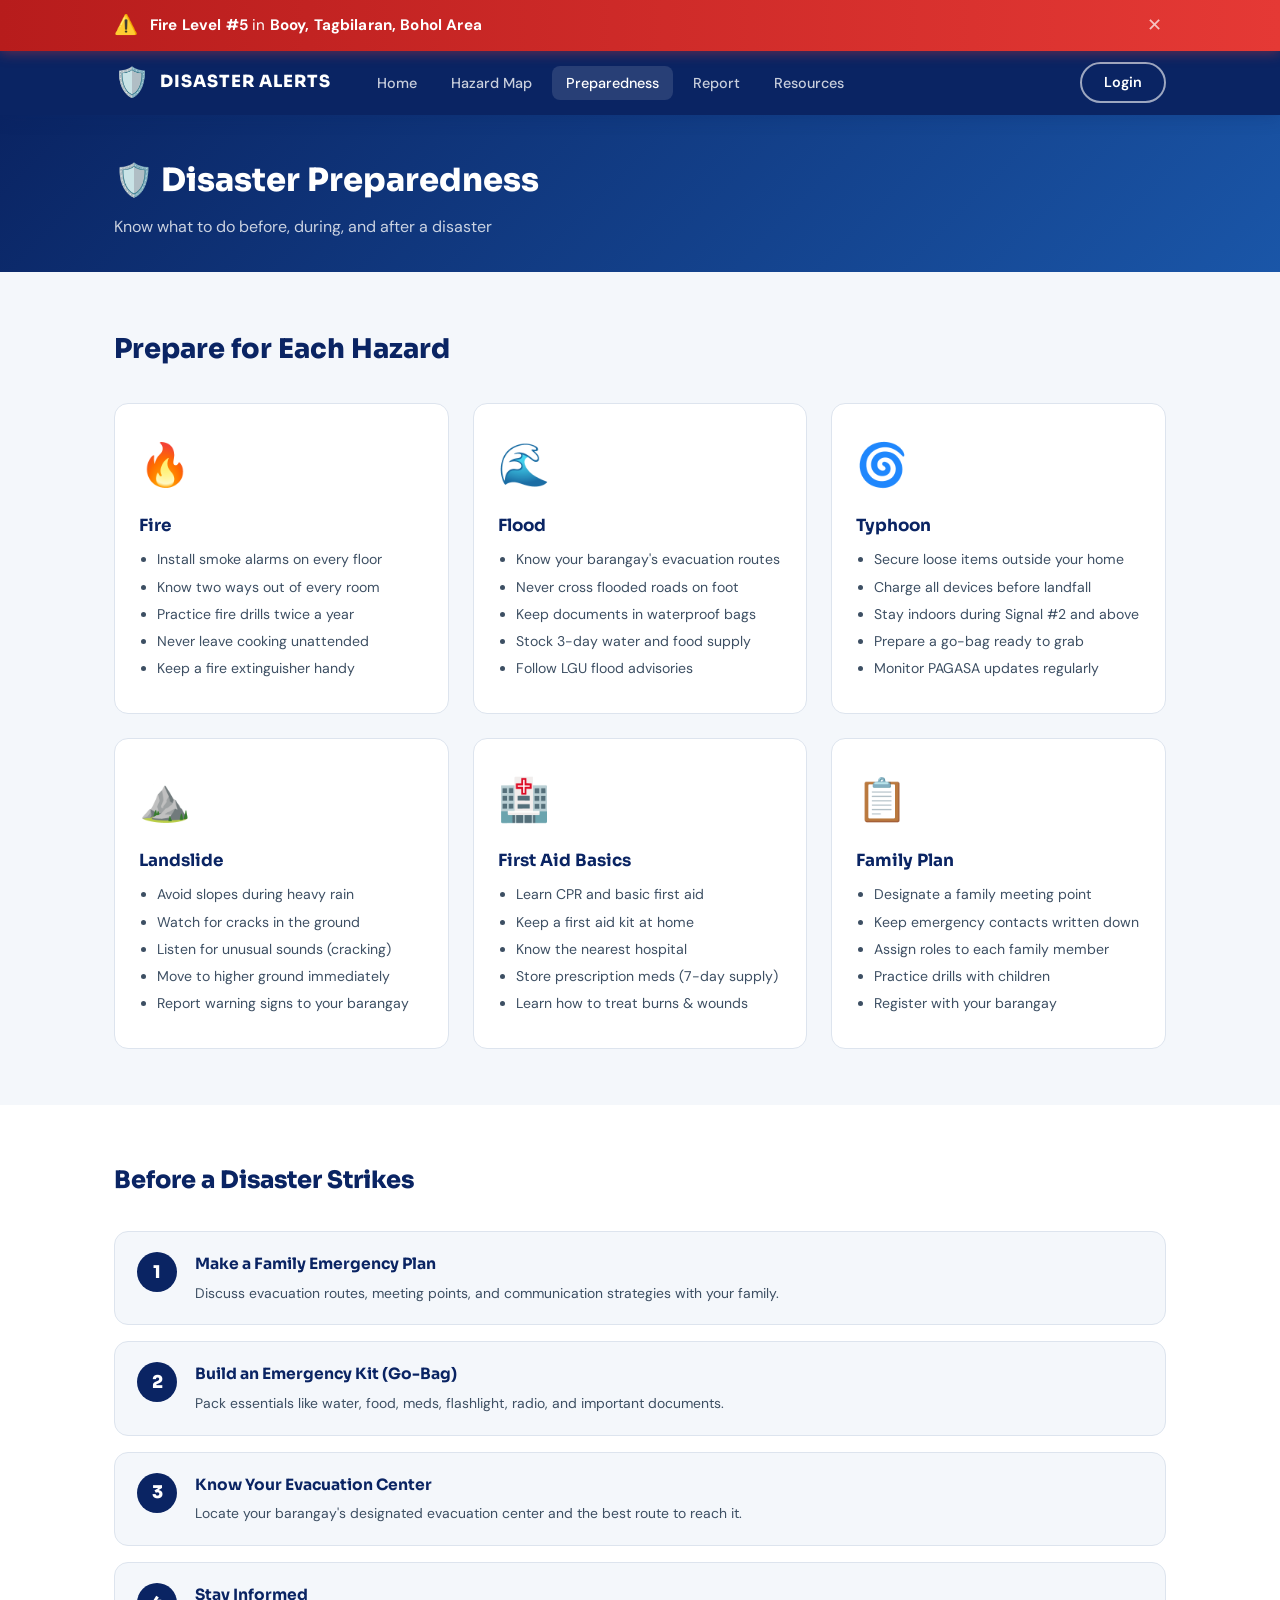
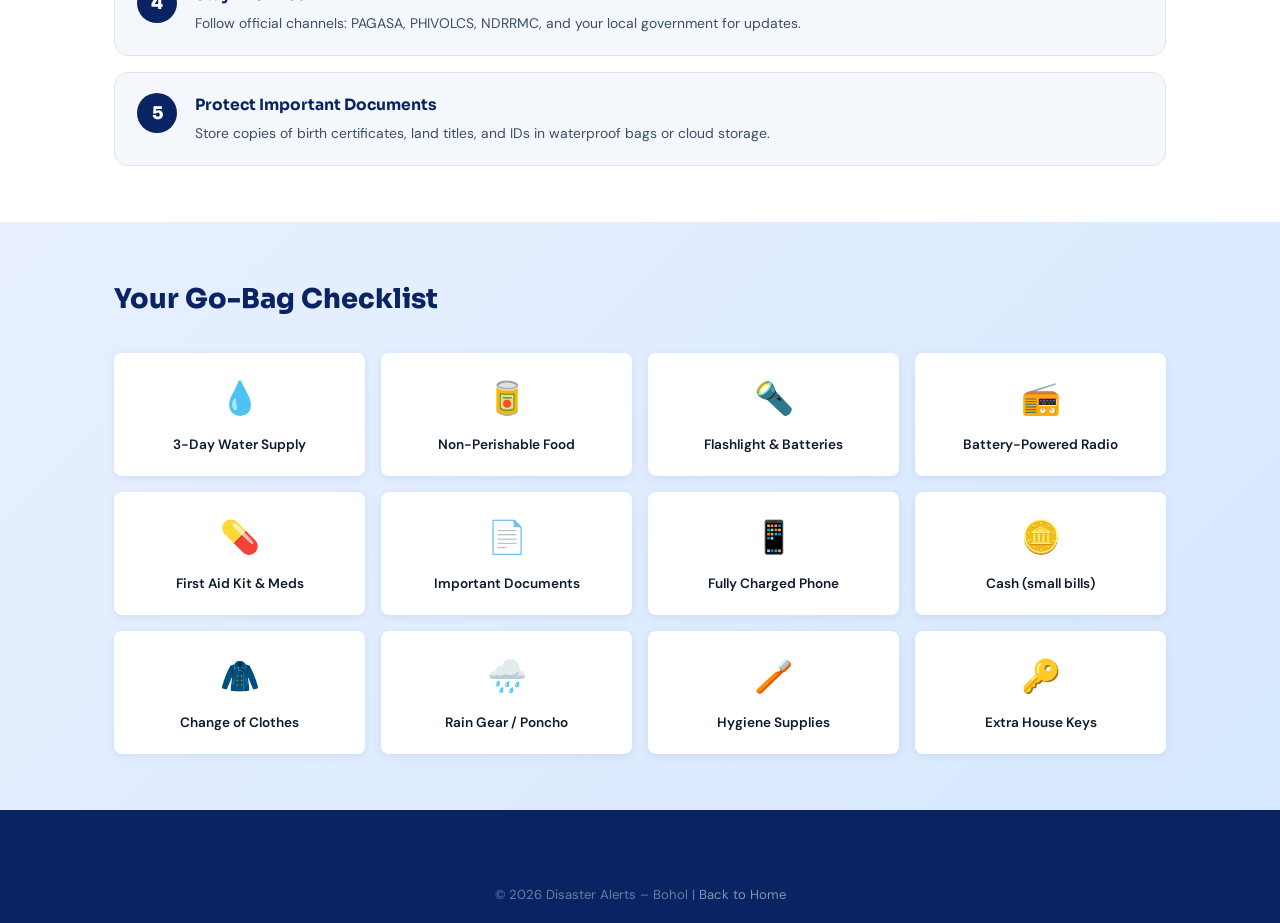
<file: DisMate/DisMate/preparedness.html>
<!DOCTYPE html>
<html lang="en">
<head>
  <meta charset="UTF-8"/>
  <meta name="viewport" content="width=device-width, initial-scale=1.0"/>
  <title>Preparedness – Disaster Alerts</title>
  <link rel="stylesheet" href="style.css"/>
  <link rel="stylesheet" href="animations.css"/>
  <link rel="preconnect" href="https://fonts.googleapis.com">
  <link href="https://fonts.googleapis.com/css2?family=Sora:wght@400;600;700;800&family=DM+Sans:wght@400;500;600&display=swap" rel="stylesheet">
  <style>
    .page-header{background:linear-gradient(135deg,var(--blue-dark),var(--blue-mid));color:#fff;padding:40px 0 32px}
    .page-title{font-family:var(--font-head);font-size:2rem;font-weight:800;margin-bottom:8px}
    .page-sub{font-size:1rem;opacity:.78}
    .prep-section{padding:56px 0}
    .prep-grid{display:grid;grid-template-columns:repeat(3,1fr);gap:24px;margin-top:32px}
    @media(max-width:768px){.prep-grid{grid-template-columns:1fr 1fr}}
    @media(max-width:500px){.prep-grid{grid-template-columns:1fr}}
    .prep-card{background:#fff;border:1px solid var(--border);border-radius:var(--radius);padding:28px 24px;transition:all .25s}
    .prep-card:hover{transform:translateY(-4px);box-shadow:var(--shadow-md)}
    .prep-card-icon{font-size:2.6rem;margin-bottom:14px}
    .prep-card h3{font-family:var(--font-head);font-size:1.05rem;font-weight:700;color:var(--blue-dark);margin-bottom:10px}
    .prep-card ul{padding-left:18px;list-style:disc}
    .prep-card ul li{font-size:0.88rem;color:var(--text-mid);margin-bottom:6px;line-height:1.5}
    .steps-section{padding:56px 0;background:var(--bg-card)}
    .steps-title{font-family:var(--font-head);font-size:1.5rem;font-weight:800;color:var(--blue-dark);margin-bottom:32px}
    .steps-list{counter-reset:step;display:flex;flex-direction:column;gap:16px}
    .step-item{display:flex;gap:18px;align-items:flex-start;background:var(--bg);border:1px solid var(--border);border-radius:var(--radius);padding:20px 22px;transition:all .2s}
    .step-item:hover{border-color:var(--blue-light);box-shadow:var(--shadow-sm)}
    .step-num{background:var(--blue-dark);color:#fff;font-family:var(--font-head);font-weight:800;font-size:1.1rem;min-width:40px;height:40px;border-radius:50%;display:flex;align-items:center;justify-content:center;flex-shrink:0}
    .step-content h4{font-family:var(--font-head);font-weight:700;font-size:0.97rem;color:var(--blue-dark);margin-bottom:5px}
    .step-content p{font-size:0.87rem;color:var(--text-mid);line-height:1.6}
    .kit-section{padding:56px 0;background:linear-gradient(135deg,#e8f0ff,#d6e8ff)}
    .kit-grid{display:grid;grid-template-columns:repeat(4,1fr);gap:16px;margin-top:32px}
    @media(max-width:768px){.kit-grid{grid-template-columns:repeat(2,1fr)}}
    .kit-item{background:#fff;border-radius:var(--radius-sm);padding:20px 16px;text-align:center;box-shadow:var(--shadow-sm)}
    .kit-emoji{font-size:2rem;margin-bottom:10px}
    .kit-item p{font-size:0.85rem;font-weight:600;color:var(--text-dark)}
  </style>
</head>
<body>
<div class="alert-banner"><div class="alert-inner"><span class="alert-icon">⚠️</span><span class="alert-text"><strong>Fire Level #5</strong> in <strong>Booy, Tagbilaran, Bohol Area</strong></span><button class="alert-close" onclick="this.closest('.alert-banner').style.display='none'">✕</button></div></div>
<nav class="navbar" id="navbar">
  <div class="nav-container">
    <a href="index.html" class="nav-logo"><div class="logo-fallback">🛡️</div><span class="logo-text">DISASTER ALERTS</span></a>
    <ul class="nav-links">
      <li><a href="index.html">Home</a></li>
      <li><a href="hazard-map.html">Hazard Map</a></li>
      <li><a href="preparedness.html" class="active">Preparedness</a></li>
      <li><a href="report.html">Report</a></li>
      <li><a href="resources.html">Resources</a></li>
    </ul>
    <a href="login.html" class="btn-login">Login</a>
    <button class="hamburger" id="hamburger"><span></span><span></span><span></span></button>
  </div>
  <div class="mobile-menu" id="mobileMenu">
    <a href="index.html">Home</a><a href="hazard-map.html">Hazard Map</a><a href="preparedness.html">Preparedness</a><a href="report.html">Report</a><a href="resources.html">Resources</a><a href="login.html" class="mobile-login">Login</a>
  </div>
</nav>

<div class="page-header">
  <div class="container">
    <h1 class="page-title">🛡️ Disaster Preparedness</h1>
    <p class="page-sub">Know what to do before, during, and after a disaster</p>
  </div>
</div>

<section class="prep-section">
  <div class="container">
    <h2 class="section-title">Prepare for Each Hazard</h2>
    <div class="prep-grid">
      <div class="prep-card reveal">
        <div class="prep-card-icon">🔥</div>
        <h3>Fire</h3>
        <ul>
          <li>Install smoke alarms on every floor</li>
          <li>Know two ways out of every room</li>
          <li>Practice fire drills twice a year</li>
          <li>Never leave cooking unattended</li>
          <li>Keep a fire extinguisher handy</li>
        </ul>
      </div>
      <div class="prep-card reveal">
        <div class="prep-card-icon">🌊</div>
        <h3>Flood</h3>
        <ul>
          <li>Know your barangay's evacuation routes</li>
          <li>Never cross flooded roads on foot</li>
          <li>Keep documents in waterproof bags</li>
          <li>Stock 3-day water and food supply</li>
          <li>Follow LGU flood advisories</li>
        </ul>
      </div>
      <div class="prep-card reveal">
        <div class="prep-card-icon">🌀</div>
        <h3>Typhoon</h3>
        <ul>
          <li>Secure loose items outside your home</li>
          <li>Charge all devices before landfall</li>
          <li>Stay indoors during Signal #2 and above</li>
          <li>Prepare a go-bag ready to grab</li>
          <li>Monitor PAGASA updates regularly</li>
        </ul>
      </div>
      <div class="prep-card reveal">
        <div class="prep-card-icon">⛰️</div>
        <h3>Landslide</h3>
        <ul>
          <li>Avoid slopes during heavy rain</li>
          <li>Watch for cracks in the ground</li>
          <li>Listen for unusual sounds (cracking)</li>
          <li>Move to higher ground immediately</li>
          <li>Report warning signs to your barangay</li>
        </ul>
      </div>
      <div class="prep-card reveal">
        <div class="prep-card-icon">🏥</div>
        <h3>First Aid Basics</h3>
        <ul>
          <li>Learn CPR and basic first aid</li>
          <li>Keep a first aid kit at home</li>
          <li>Know the nearest hospital</li>
          <li>Store prescription meds (7-day supply)</li>
          <li>Learn how to treat burns & wounds</li>
        </ul>
      </div>
      <div class="prep-card reveal">
        <div class="prep-card-icon">📋</div>
        <h3>Family Plan</h3>
        <ul>
          <li>Designate a family meeting point</li>
          <li>Keep emergency contacts written down</li>
          <li>Assign roles to each family member</li>
          <li>Practice drills with children</li>
          <li>Register with your barangay</li>
        </ul>
      </div>
    </div>
  </div>
</section>

<section class="steps-section">
  <div class="container">
    <h2 class="steps-title">Before a Disaster Strikes</h2>
    <div class="steps-list">
      <div class="step-item reveal"><div class="step-num">1</div><div class="step-content"><h4>Make a Family Emergency Plan</h4><p>Discuss evacuation routes, meeting points, and communication strategies with your family.</p></div></div>
      <div class="step-item reveal"><div class="step-num">2</div><div class="step-content"><h4>Build an Emergency Kit (Go-Bag)</h4><p>Pack essentials like water, food, meds, flashlight, radio, and important documents.</p></div></div>
      <div class="step-item reveal"><div class="step-num">3</div><div class="step-content"><h4>Know Your Evacuation Center</h4><p>Locate your barangay's designated evacuation center and the best route to reach it.</p></div></div>
      <div class="step-item reveal"><div class="step-num">4</div><div class="step-content"><h4>Stay Informed</h4><p>Follow official channels: PAGASA, PHIVOLCS, NDRRMC, and your local government for updates.</p></div></div>
      <div class="step-item reveal"><div class="step-num">5</div><div class="step-content"><h4>Protect Important Documents</h4><p>Store copies of birth certificates, land titles, and IDs in waterproof bags or cloud storage.</p></div></div>
    </div>
  </div>
</section>

<section class="kit-section">
  <div class="container">
    <h2 class="section-title">Your Go-Bag Checklist</h2>
    <div class="kit-grid">
      <div class="kit-item"><div class="kit-emoji">💧</div><p>3-Day Water Supply</p></div>
      <div class="kit-item"><div class="kit-emoji">🥫</div><p>Non-Perishable Food</p></div>
      <div class="kit-item"><div class="kit-emoji">🔦</div><p>Flashlight & Batteries</p></div>
      <div class="kit-item"><div class="kit-emoji">📻</div><p>Battery-Powered Radio</p></div>
      <div class="kit-item"><div class="kit-emoji">💊</div><p>First Aid Kit & Meds</p></div>
      <div class="kit-item"><div class="kit-emoji">📄</div><p>Important Documents</p></div>
      <div class="kit-item"><div class="kit-emoji">📱</div><p>Fully Charged Phone</p></div>
      <div class="kit-item"><div class="kit-emoji">🪙</div><p>Cash (small bills)</p></div>
      <div class="kit-item"><div class="kit-emoji">🧥</div><p>Change of Clothes</p></div>
      <div class="kit-item"><div class="kit-emoji">🌧️</div><p>Rain Gear / Poncho</p></div>
      <div class="kit-item"><div class="kit-emoji">🪥</div><p>Hygiene Supplies</p></div>
      <div class="kit-item"><div class="kit-emoji">🔑</div><p>Extra House Keys</p></div>
    </div>
  </div>
</section>

<footer class="footer">
  <div class="footer-bottom"><p>© 2026 Disaster Alerts – Bohol | <a href="index.html" style="color:rgba(255,255,255,0.5)">Back to Home</a></p></div>
</footer>
<script src="main.js"></script>
</body>
</html>
</file>
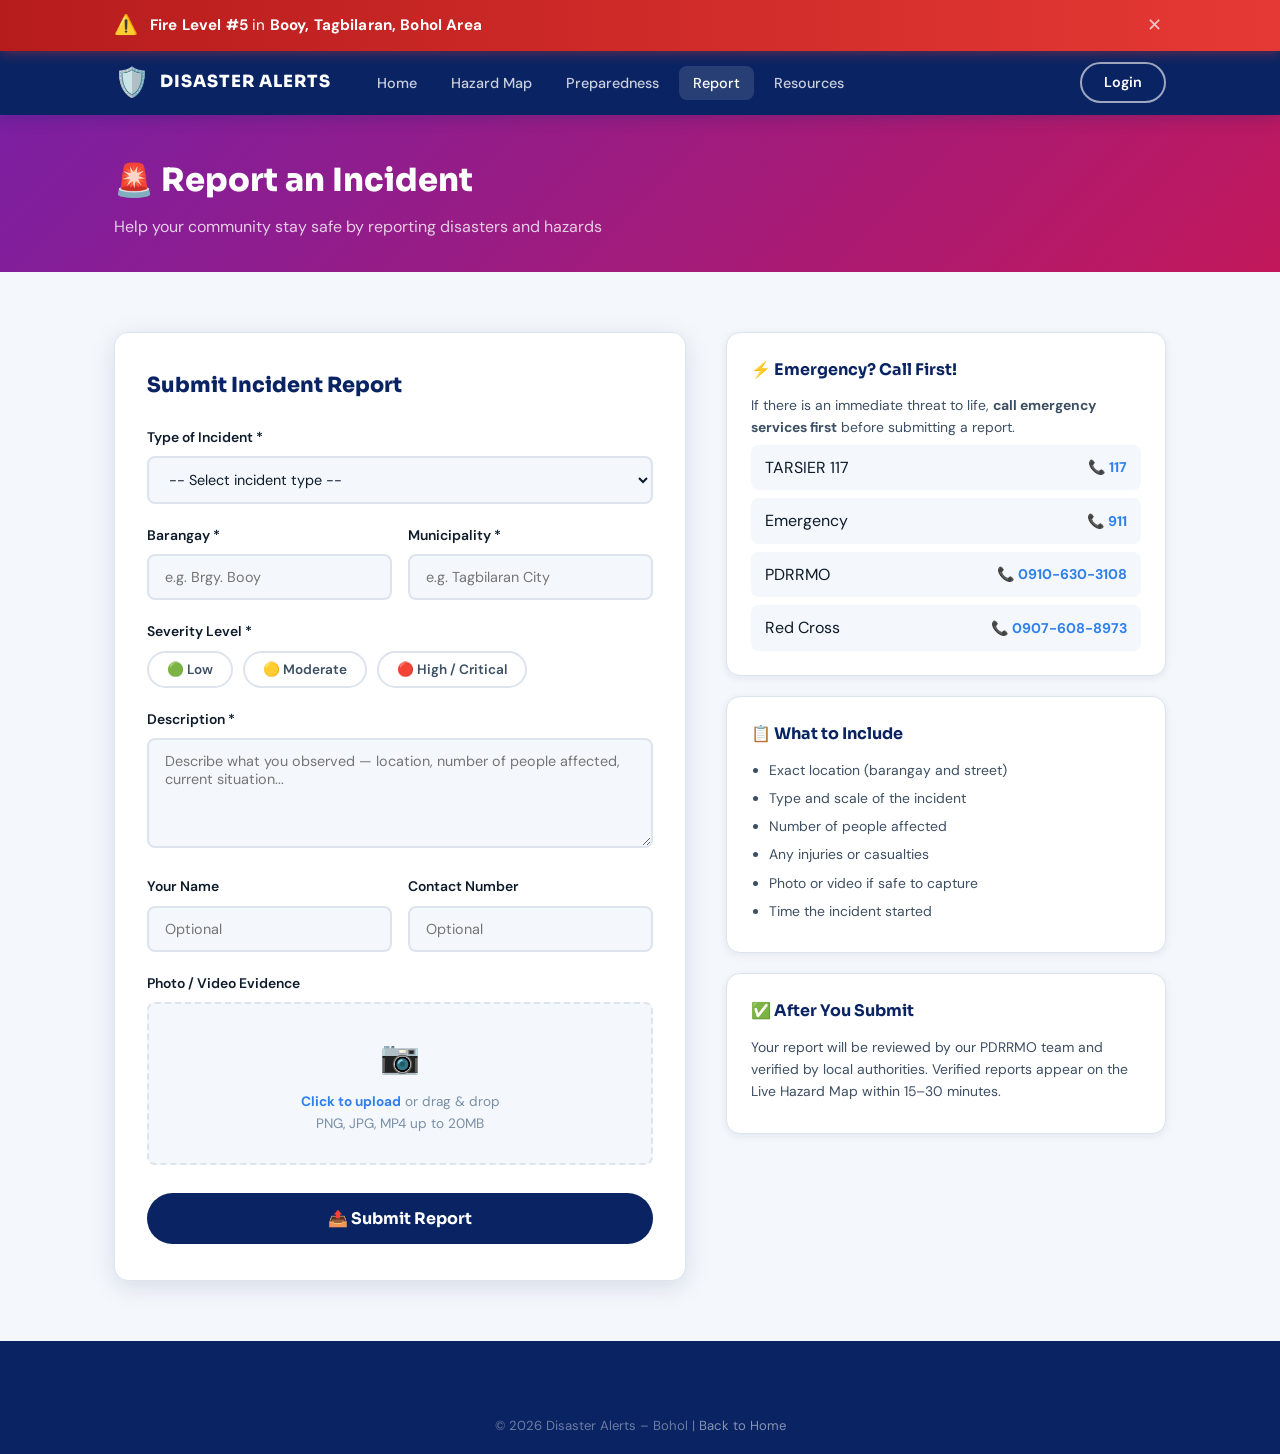
<file: DisMate/DisMate/report.html>
<!DOCTYPE html>
<html lang="en">
<head>
  <meta charset="UTF-8"/>
  <meta name="viewport" content="width=device-width, initial-scale=1.0"/>
  <title>Report – Disaster Alerts</title>
  <link rel="stylesheet" href="style.css"/>
  <link rel="stylesheet" href="animations.css"/>
  <link rel="preconnect" href="https://fonts.googleapis.com">
  <link href="https://fonts.googleapis.com/css2?family=Sora:wght@400;600;700;800&family=DM+Sans:wght@400;500;600&display=swap" rel="stylesheet">
  <style>
    .page-header{background:linear-gradient(135deg,#7b1fa2,#c2185b);color:#fff;padding:40px 0 32px}
    .page-title{font-family:var(--font-head);font-size:2rem;font-weight:800;margin-bottom:8px}
    .page-sub{font-size:1rem;opacity:.78}
    .report-section{padding:60px 0;background:var(--bg)}
    .report-grid{display:grid;grid-template-columns:1.3fr 1fr;gap:40px;align-items:start}
    @media(max-width:768px){.report-grid{grid-template-columns:1fr}}
    .report-form-box{background:#fff;border-radius:var(--radius);padding:36px 32px;box-shadow:var(--shadow-md);border:1px solid var(--border)}
    .form-title{font-family:var(--font-head);font-size:1.3rem;font-weight:800;color:var(--blue-dark);margin-bottom:24px}
    .form-group{margin-bottom:20px}
    .form-group label{display:block;font-size:0.87rem;font-weight:600;color:var(--text-dark);margin-bottom:8px}
    .form-group input,.form-group select,.form-group textarea{
      width:100%;padding:12px 16px;border:2px solid var(--border);border-radius:var(--radius-sm);
      font-family:var(--font-body);font-size:0.9rem;color:var(--text-dark);
      transition:border-color .2s;outline:none;background:var(--bg)
    }
    .form-group input:focus,.form-group select:focus,.form-group textarea:focus{border-color:var(--blue-light);background:#fff}
    .form-group textarea{resize:vertical;min-height:110px}
    .form-row{display:grid;grid-template-columns:1fr 1fr;gap:16px}
    .severity-group{display:flex;gap:10px;flex-wrap:wrap}
    .sev-btn{border:2px solid var(--border);background:transparent;padding:8px 18px;border-radius:20px;font-size:0.85rem;font-weight:600;cursor:pointer;transition:all .2s;font-family:var(--font-body);color:var(--text-mid)}
    .sev-btn.low.active{border-color:#43a047;background:#e8f5e9;color:#2e7d32}
    .sev-btn.med.active{border-color:#f57c00;background:#fff3e0;color:#f57c00}
    .sev-btn.high.active{border-color:#e53935;background:#ffebee;color:#e53935}
    .upload-area{border:2px dashed var(--border);border-radius:var(--radius-sm);padding:28px;text-align:center;cursor:pointer;transition:all .2s;background:var(--bg)}
    .upload-area:hover{border-color:var(--blue-light);background:#f0f6ff}
    .upload-icon{font-size:2rem;margin-bottom:8px}
    .upload-area p{font-size:0.85rem;color:var(--text-soft)}
    .upload-area strong{color:var(--blue-light)}
    .submit-btn{width:100%;background:var(--blue-dark);color:#fff;border:none;padding:15px;border-radius:30px;font-family:var(--font-head);font-size:1rem;font-weight:700;cursor:pointer;transition:all .25s;margin-top:8px}
    .submit-btn:hover{background:var(--blue-mid);transform:translateY(-2px);box-shadow:var(--shadow-md)}
    .info-panel{display:flex;flex-direction:column;gap:20px}
    .info-card{background:#fff;border-radius:var(--radius);padding:24px;border:1px solid var(--border);box-shadow:var(--shadow-sm)}
    .info-card h4{font-family:var(--font-head);font-weight:700;font-size:1rem;color:var(--blue-dark);margin-bottom:12px;display:flex;align-items:center;gap:8px}
    .info-card p,.info-card li{font-size:0.87rem;color:var(--text-mid);line-height:1.6;margin-bottom:6px}
    .info-card ul{padding-left:18px;list-style:disc}
    .hotline-list{display:flex;flex-direction:column;gap:8px}
    .hotline-item{display:flex;justify-content:space-between;align-items:center;padding:10px 14px;background:var(--bg);border-radius:var(--radius-sm)}
    .hotline-item a{color:var(--blue-light);font-weight:700;font-size:0.88rem}
    .success-modal{display:none;position:fixed;inset:0;background:rgba(10,36,99,0.5);z-index:9999;align-items:center;justify-content:center}
    .success-modal.show{display:flex}
    .success-box{background:#fff;border-radius:var(--radius);padding:40px 36px;text-align:center;max-width:400px;width:90%;box-shadow:var(--shadow-lg)}
    .success-box .icon{font-size:3rem;margin-bottom:16px}
    .success-box h3{font-family:var(--font-head);font-size:1.3rem;font-weight:800;color:var(--blue-dark);margin-bottom:10px}
    .success-box p{font-size:0.9rem;color:var(--text-mid);margin-bottom:20px}
    .success-box button{background:var(--blue-dark);color:#fff;border:none;padding:12px 28px;border-radius:20px;font-weight:700;cursor:pointer;font-family:var(--font-body)}
  </style>
</head>
<body>
<div class="alert-banner"><div class="alert-inner"><span class="alert-icon">⚠️</span><span class="alert-text"><strong>Fire Level #5</strong> in <strong>Booy, Tagbilaran, Bohol Area</strong></span><button class="alert-close" onclick="this.closest('.alert-banner').style.display='none'">✕</button></div></div>
<nav class="navbar" id="navbar">
  <div class="nav-container">
    <a href="index.html" class="nav-logo"><div class="logo-fallback">🛡️</div><span class="logo-text">DISASTER ALERTS</span></a>
    <ul class="nav-links">
      <li><a href="index.html">Home</a></li>
      <li><a href="hazard-map.html">Hazard Map</a></li>
      <li><a href="preparedness.html">Preparedness</a></li>
      <li><a href="report.html" class="active">Report</a></li>
      <li><a href="resources.html">Resources</a></li>
    </ul>
    <a href="login.html" class="btn-login">Login</a>
    <button class="hamburger" id="hamburger"><span></span><span></span><span></span></button>
  </div>
  <div class="mobile-menu" id="mobileMenu">
    <a href="index.html">Home</a><a href="hazard-map.html">Hazard Map</a><a href="preparedness.html">Preparedness</a><a href="report.html">Report</a><a href="resources.html">Resources</a><a href="login.html" class="mobile-login">Login</a>
  </div>
</nav>

<div class="page-header">
  <div class="container">
    <h1 class="page-title">🚨 Report an Incident</h1>
    <p class="page-sub">Help your community stay safe by reporting disasters and hazards</p>
  </div>
</div>

<section class="report-section">
  <div class="container">
    <div class="report-grid">

      <!-- FORM -->
      <div class="report-form-box">
        <h3 class="form-title">Submit Incident Report</h3>

        <div class="form-group">
          <label>Type of Incident *</label>
          <select id="incidentType">
            <option value="">-- Select incident type --</option>
            <option>🔥 Fire</option>
            <option>🌊 Flood</option>
            <option>🌀 Typhoon</option>
            <option>⛰️ Landslide</option>
            <option>🏚️ Building Collapse</option>
            <option>🚗 Road Accident</option>
            <option>💧 Water Shortage</option>
            <option>⚡ Power Outage</option>
            <option>🆘 Other Emergency</option>
          </select>
        </div>

        <div class="form-row">
          <div class="form-group">
            <label>Barangay *</label>
            <input type="text" id="barangay" placeholder="e.g. Brgy. Booy"/>
          </div>
          <div class="form-group">
            <label>Municipality *</label>
            <input type="text" id="municipality" placeholder="e.g. Tagbilaran City"/>
          </div>
        </div>

        <div class="form-group">
          <label>Severity Level *</label>
          <div class="severity-group">
            <button class="sev-btn low" onclick="setSeverity(this,'low')">🟢 Low</button>
            <button class="sev-btn med" onclick="setSeverity(this,'med')">🟡 Moderate</button>
            <button class="sev-btn high" onclick="setSeverity(this,'high')">🔴 High / Critical</button>
          </div>
        </div>

        <div class="form-group">
          <label>Description *</label>
          <textarea id="description" placeholder="Describe what you observed — location, number of people affected, current situation..."></textarea>
        </div>

        <div class="form-row">
          <div class="form-group">
            <label>Your Name</label>
            <input type="text" placeholder="Optional"/>
          </div>
          <div class="form-group">
            <label>Contact Number</label>
            <input type="tel" placeholder="Optional"/>
          </div>
        </div>

        <div class="form-group">
          <label>Photo / Video Evidence</label>
          <div class="upload-area" onclick="document.getElementById('fileInput').click()">
            <div class="upload-icon">📷</div>
            <p><strong>Click to upload</strong> or drag & drop</p>
            <p>PNG, JPG, MP4 up to 20MB</p>
          </div>
          <input type="file" id="fileInput" accept="image/*,video/*" style="display:none" multiple onchange="showFiles(this)"/>
          <div id="fileList" style="margin-top:8px;font-size:0.82rem;color:var(--text-soft)"></div>
        </div>

        <button class="submit-btn" onclick="submitReport()">📤 Submit Report</button>
      </div>

      <!-- INFO PANEL -->
      <div class="info-panel">
        <div class="info-card">
          <h4>⚡ Emergency? Call First!</h4>
          <p>If there is an immediate threat to life, <strong>call emergency services first</strong> before submitting a report.</p>
          <div class="hotline-list">
            <div class="hotline-item"><span>TARSIER 117</span><a href="tel:117">📞 117</a></div>
            <div class="hotline-item"><span>Emergency</span><a href="tel:911">📞 911</a></div>
            <div class="hotline-item"><span>PDRRMO</span><a href="tel:09106303108">📞 0910-630-3108</a></div>
            <div class="hotline-item"><span>Red Cross</span><a href="tel:09076088973">📞 0907-608-8973</a></div>
          </div>
        </div>

        <div class="info-card">
          <h4>📋 What to Include</h4>
          <ul>
            <li>Exact location (barangay and street)</li>
            <li>Type and scale of the incident</li>
            <li>Number of people affected</li>
            <li>Any injuries or casualties</li>
            <li>Photo or video if safe to capture</li>
            <li>Time the incident started</li>
          </ul>
        </div>

        <div class="info-card">
          <h4>✅ After You Submit</h4>
          <p>Your report will be reviewed by our PDRRMO team and verified by local authorities. Verified reports appear on the Live Hazard Map within 15–30 minutes.</p>
        </div>
      </div>
    </div>
  </div>
</section>

<!-- SUCCESS MODAL -->
<div class="success-modal" id="successModal">
  <div class="success-box">
    <div class="icon">✅</div>
    <h3>Report Submitted!</h3>
    <p>Thank you for keeping your community safe. Your report has been sent to the PDRRMO team for verification.</p>
    <button onclick="closeModal()">Back to Report</button>
  </div>
</div>

<footer class="footer">
  <div class="footer-bottom"><p>© 2026 Disaster Alerts – Bohol | <a href="index.html" style="color:rgba(255,255,255,0.5)">Back to Home</a></p></div>
</footer>
<script src="main.js"></script>
<script>
let selectedSeverity = null;
function setSeverity(btn, level) {
  document.querySelectorAll('.sev-btn').forEach(b => b.classList.remove('active'));
  btn.classList.add('active');
  selectedSeverity = level;
}
function showFiles(input) {
  const list = document.getElementById('fileList');
  list.innerHTML = Array.from(input.files).map(f => `📎 ${f.name}`).join('<br/>');
}
function submitReport() {
  const type = document.getElementById('incidentType').value;
  const brgy = document.getElementById('barangay').value;
  const desc = document.getElementById('description').value;
  if (!type || !brgy || !desc || !selectedSeverity) {
    alert('Please fill in all required fields and select a severity level.');
    return;
  }
  document.getElementById('successModal').classList.add('show');
}
function closeModal() {
  document.getElementById('successModal').classList.remove('show');
  document.getElementById('incidentType').value = '';
  document.getElementById('barangay').value = '';
  document.getElementById('municipality').value = '';
  document.getElementById('description').value = '';
  document.getElementById('fileList').innerHTML = '';
  document.querySelectorAll('.sev-btn').forEach(b => b.classList.remove('active'));
  selectedSeverity = null;
}
</script>
</body>
</html>
</file>
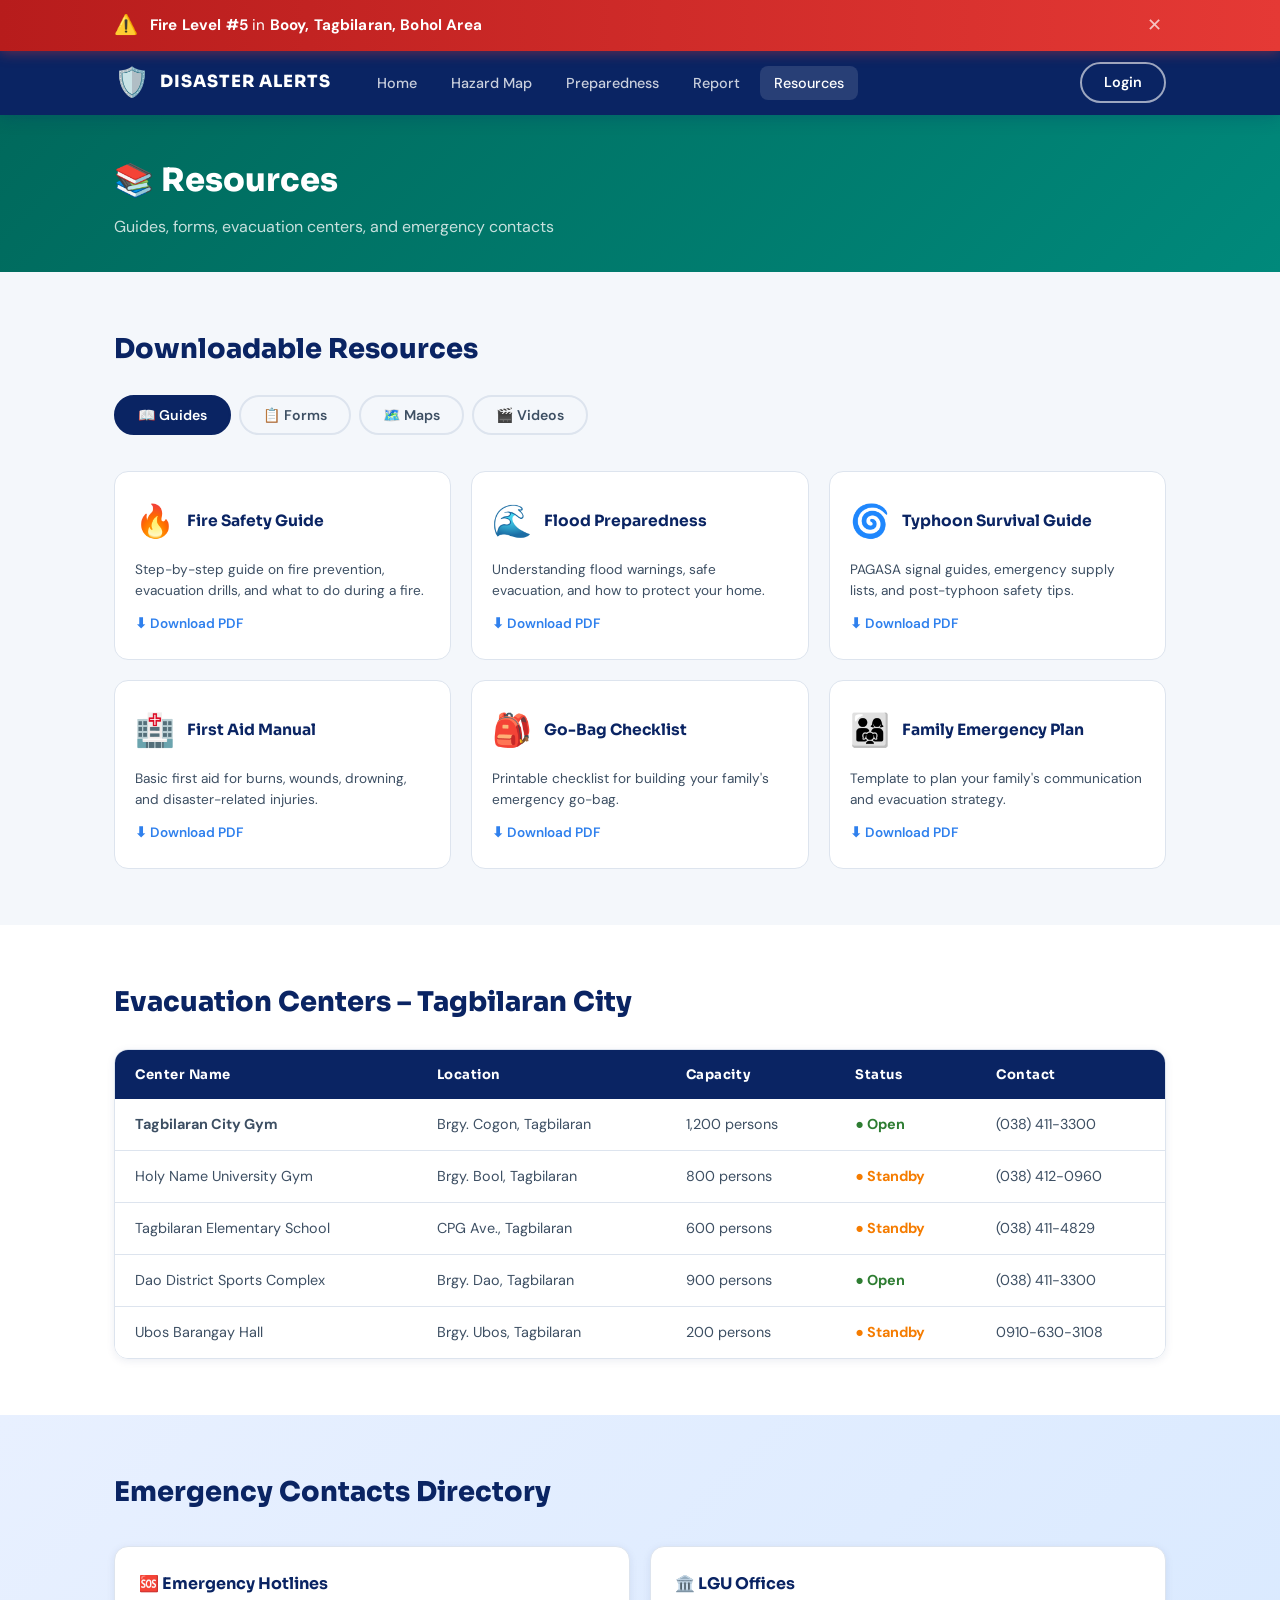
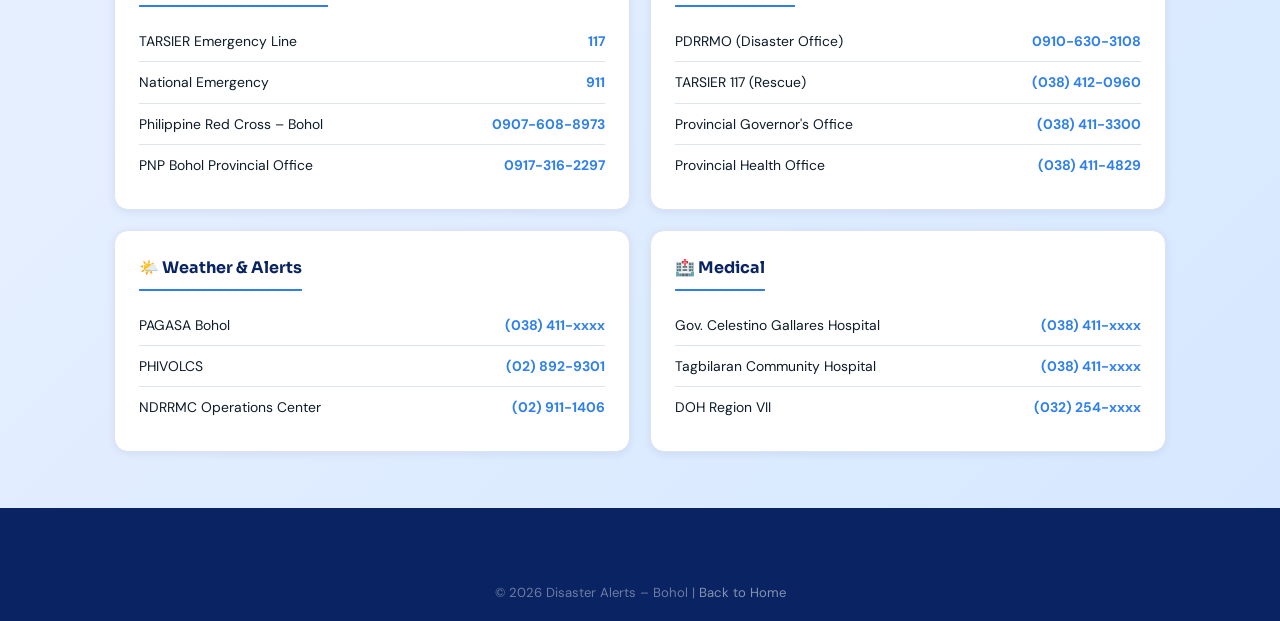
<file: DisMate/DisMate/resources.html>
<!DOCTYPE html>
<html lang="en">
<head>
  <meta charset="UTF-8"/>
  <meta name="viewport" content="width=device-width, initial-scale=1.0"/>
  <title>Resources – Disaster Alerts</title>
  <link rel="stylesheet" href="style.css"/>
  <link rel="stylesheet" href="animations.css"/>
  <link rel="preconnect" href="https://fonts.googleapis.com">
  <link href="https://fonts.googleapis.com/css2?family=Sora:wght@400;600;700;800&family=DM+Sans:wght@400;500;600&display=swap" rel="stylesheet">
  <style>
    .page-header{background:linear-gradient(135deg,#00695c,#00897b);color:#fff;padding:40px 0 32px}
    .page-title{font-family:var(--font-head);font-size:2rem;font-weight:800;margin-bottom:8px}
    .page-sub{font-size:1rem;opacity:.78}
    .resources-section{padding:56px 0}
    .res-tabs{display:flex;gap:8px;margin-bottom:36px;flex-wrap:wrap}
    .res-tab{border:2px solid var(--border);background:transparent;color:var(--text-mid);padding:9px 22px;border-radius:20px;font-size:0.88rem;font-weight:600;cursor:pointer;transition:all .2s;font-family:var(--font-body)}
    .res-tab:hover{border-color:var(--blue-light);color:var(--blue-dark)}
    .res-tab.active{background:var(--blue-dark);border-color:var(--blue-dark);color:#fff}
    .res-panel{display:none}
    .res-panel.active{display:block}
    .res-grid{display:grid;grid-template-columns:repeat(3,1fr);gap:20px}
    @media(max-width:768px){.res-grid{grid-template-columns:1fr 1fr}}
    @media(max-width:500px){.res-grid{grid-template-columns:1fr}}
    .res-card{background:#fff;border:1px solid var(--border);border-radius:var(--radius);padding:24px 20px;transition:all .25s;display:flex;flex-direction:column;gap:12px}
    .res-card:hover{transform:translateY(-3px);box-shadow:var(--shadow-md);border-color:var(--blue-light)}
    .res-card-top{display:flex;align-items:center;gap:12px}
    .res-icon{font-size:2rem;min-width:40px}
    .res-card-top h3{font-family:var(--font-head);font-size:0.97rem;font-weight:700;color:var(--blue-dark)}
    .res-card p{font-size:0.85rem;color:var(--text-mid);line-height:1.55;flex:1}
    .res-link{color:var(--blue-light);font-size:0.85rem;font-weight:600;transition:color .2s}
    .res-link:hover{color:var(--blue-dark)}
    .evac-section{padding:56px 0;background:var(--bg-card)}
    .evac-table-wrap{overflow-x:auto;border-radius:var(--radius);box-shadow:var(--shadow-sm);border:1px solid var(--border)}
    .evac-table{width:100%;border-collapse:collapse;background:#fff;font-size:0.9rem}
    .evac-table thead{background:var(--blue-dark);color:#fff}
    .evac-table th{padding:14px 20px;text-align:left;font-family:var(--font-head);font-size:0.82rem;font-weight:700;letter-spacing:.04em}
    .evac-table td{padding:14px 20px;border-bottom:1px solid var(--border);color:var(--text-mid)}
    .evac-table tbody tr:last-child td{border-bottom:none}
    .evac-table tbody tr:hover{background:#f0f4ff}
    .status-open{color:#2e7d32;font-weight:700}
    .status-standby{color:#f57c00;font-weight:700}
    .contacts-section{padding:56px 0;background:linear-gradient(135deg,#e8f0ff,#d6e8ff)}
    .contacts-grid{display:grid;grid-template-columns:repeat(2,1fr);gap:20px;margin-top:32px}
    @media(max-width:600px){.contacts-grid{grid-template-columns:1fr}}
    .contact-card{background:#fff;border-radius:var(--radius);padding:24px;border:1px solid var(--border);box-shadow:var(--shadow-sm)}
    .contact-card h4{font-family:var(--font-head);font-weight:700;font-size:1rem;color:var(--blue-dark);margin-bottom:14px;border-bottom:2px solid var(--blue-light);padding-bottom:8px;display:inline-block}
    .contact-row{display:flex;justify-content:space-between;align-items:center;padding:9px 0;border-bottom:1px solid var(--border);font-size:0.87rem}
    .contact-row:last-child{border-bottom:none}
    .contact-row a{color:var(--blue-light);font-weight:700}
  </style>
</head>
<body>
<div class="alert-banner"><div class="alert-inner"><span class="alert-icon">⚠️</span><span class="alert-text"><strong>Fire Level #5</strong> in <strong>Booy, Tagbilaran, Bohol Area</strong></span><button class="alert-close" onclick="this.closest('.alert-banner').style.display='none'">✕</button></div></div>
<nav class="navbar" id="navbar">
  <div class="nav-container">
    <a href="index.html" class="nav-logo"><div class="logo-fallback">🛡️</div><span class="logo-text">DISASTER ALERTS</span></a>
    <ul class="nav-links">
      <li><a href="index.html">Home</a></li>
      <li><a href="hazard-map.html">Hazard Map</a></li>
      <li><a href="preparedness.html">Preparedness</a></li>
      <li><a href="report.html">Report</a></li>
      <li><a href="resources.html" class="active">Resources</a></li>
    </ul>
    <a href="login.html" class="btn-login">Login</a>
    <button class="hamburger" id="hamburger"><span></span><span></span><span></span></button>
  </div>
  <div class="mobile-menu" id="mobileMenu">
    <a href="index.html">Home</a><a href="hazard-map.html">Hazard Map</a><a href="preparedness.html">Preparedness</a><a href="report.html">Report</a><a href="resources.html">Resources</a><a href="login.html" class="mobile-login">Login</a>
  </div>
</nav>

<div class="page-header">
  <div class="container">
    <h1 class="page-title">📚 Resources</h1>
    <p class="page-sub">Guides, forms, evacuation centers, and emergency contacts</p>
  </div>
</div>

<section class="resources-section">
  <div class="container">
    <h2 class="section-title">Downloadable Resources</h2>
    <div class="res-tabs">
      <button class="res-tab active" onclick="showTab('guides',this)">📖 Guides</button>
      <button class="res-tab" onclick="showTab('forms',this)">📋 Forms</button>
      <button class="res-tab" onclick="showTab('maps',this)">🗺️ Maps</button>
      <button class="res-tab" onclick="showTab('videos',this)">🎬 Videos</button>
    </div>

    <div class="res-panel active" id="tab-guides">
      <div class="res-grid">
        <div class="res-card reveal"><div class="res-card-top"><div class="res-icon">🔥</div><h3>Fire Safety Guide</h3></div><p>Step-by-step guide on fire prevention, evacuation drills, and what to do during a fire.</p><a href="#" class="res-link">⬇ Download PDF</a></div>
        <div class="res-card reveal"><div class="res-card-top"><div class="res-icon">🌊</div><h3>Flood Preparedness</h3></div><p>Understanding flood warnings, safe evacuation, and how to protect your home.</p><a href="#" class="res-link">⬇ Download PDF</a></div>
        <div class="res-card reveal"><div class="res-card-top"><div class="res-icon">🌀</div><h3>Typhoon Survival Guide</h3></div><p>PAGASA signal guides, emergency supply lists, and post-typhoon safety tips.</p><a href="#" class="res-link">⬇ Download PDF</a></div>
        <div class="res-card reveal"><div class="res-card-top"><div class="res-icon">🏥</div><h3>First Aid Manual</h3></div><p>Basic first aid for burns, wounds, drowning, and disaster-related injuries.</p><a href="#" class="res-link">⬇ Download PDF</a></div>
        <div class="res-card reveal"><div class="res-card-top"><div class="res-icon">🎒</div><h3>Go-Bag Checklist</h3></div><p>Printable checklist for building your family's emergency go-bag.</p><a href="#" class="res-link">⬇ Download PDF</a></div>
        <div class="res-card reveal"><div class="res-card-top"><div class="res-icon">👨‍👩‍👧</div><h3>Family Emergency Plan</h3></div><p>Template to plan your family's communication and evacuation strategy.</p><a href="#" class="res-link">⬇ Download PDF</a></div>
      </div>
    </div>

    <div class="res-panel" id="tab-forms">
      <div class="res-grid">
        <div class="res-card"><div class="res-card-top"><div class="res-icon">📝</div><h3>Incident Report Form</h3></div><p>Official PDRRMO incident reporting form for barangay officials and responders.</p><a href="report.html" class="res-link">📤 Submit Online</a></div>
        <div class="res-card"><div class="res-card-top"><div class="res-icon">📋</div><h3>Damage Assessment Form</h3></div><p>Barangay-level RDANA form for post-disaster damage reporting.</p><a href="#" class="res-link">⬇ Download DOCX</a></div>
        <div class="res-card"><div class="res-card-top"><div class="res-icon">🆘</div><h3>Evacuation Registration</h3></div><p>Register your family for evacuation center tracking during disasters.</p><a href="#" class="res-link">⬇ Download PDF</a></div>
      </div>
    </div>

    <div class="res-panel" id="tab-maps">
      <div class="res-grid">
        <div class="res-card"><div class="res-card-top"><div class="res-icon">🗺️</div><h3>Bohol Hazard Map</h3></div><p>Detailed hazard map of Bohol Province showing flood, landslide, and fire-prone zones.</p><a href="hazard-map.html" class="res-link">🔍 View Live Map</a></div>
        <div class="res-card"><div class="res-card-top"><div class="res-icon">🚪</div><h3>Evacuation Routes</h3></div><p>Municipal-level evacuation route maps for all Bohol towns and cities.</p><a href="#" class="res-link">⬇ Download PDF</a></div>
        <div class="res-card"><div class="res-card-top"><div class="res-icon">🏫</div><h3>Evacuation Centers</h3></div><p>Directory and map of all official evacuation centers in Bohol Province.</p><a href="#" class="res-link">⬇ Download PDF</a></div>
      </div>
    </div>

    <div class="res-panel" id="tab-videos">
      <div class="res-grid">
        <div class="res-card"><div class="res-card-top"><div class="res-icon">🎬</div><h3>Fire Evacuation Drill</h3></div><p>How to conduct a proper fire evacuation drill in your school or workplace.</p><a href="#" class="res-link">▶ Watch Video</a></div>
        <div class="res-card"><div class="res-card-top"><div class="res-icon">🎬</div><h3>CPR Tutorial</h3></div><p>Step-by-step CPR demonstration in Filipino by Philippine Red Cross.</p><a href="#" class="res-link">▶ Watch Video</a></div>
        <div class="res-card"><div class="res-card-top"><div class="res-icon">🎬</div><h3>Flood Safety Tips</h3></div><p>What to do before, during, and after a flood. By NDRRMC.</p><a href="#" class="res-link">▶ Watch Video</a></div>
      </div>
    </div>
  </div>
</section>

<section class="evac-section">
  <div class="container">
    <h2 class="section-title">Evacuation Centers – Tagbilaran City</h2>
    <div class="evac-table-wrap">
      <table class="evac-table">
        <thead><tr><th>Center Name</th><th>Location</th><th>Capacity</th><th>Status</th><th>Contact</th></tr></thead>
        <tbody>
          <tr><td><strong>Tagbilaran City Gym</strong></td><td>Brgy. Cogon, Tagbilaran</td><td>1,200 persons</td><td><span class="status-open">● Open</span></td><td>(038) 411-3300</td></tr>
          <tr><td>Holy Name University Gym</td><td>Brgy. Bool, Tagbilaran</td><td>800 persons</td><td><span class="status-standby">● Standby</span></td><td>(038) 412-0960</td></tr>
          <tr><td>Tagbilaran Elementary School</td><td>CPG Ave., Tagbilaran</td><td>600 persons</td><td><span class="status-standby">● Standby</span></td><td>(038) 411-4829</td></tr>
          <tr><td>Dao District Sports Complex</td><td>Brgy. Dao, Tagbilaran</td><td>900 persons</td><td><span class="status-open">● Open</span></td><td>(038) 411-3300</td></tr>
          <tr><td>Ubos Barangay Hall</td><td>Brgy. Ubos, Tagbilaran</td><td>200 persons</td><td><span class="status-standby">● Standby</span></td><td>0910-630-3108</td></tr>
        </tbody>
      </table>
    </div>
  </div>
</section>

<section class="contacts-section">
  <div class="container">
    <h2 class="section-title">Emergency Contacts Directory</h2>
    <div class="contacts-grid">
      <div class="contact-card">
        <h4>🆘 Emergency Hotlines</h4>
        <div class="contact-row"><span>TARSIER Emergency Line</span><a href="tel:117">117</a></div>
        <div class="contact-row"><span>National Emergency</span><a href="tel:911">911</a></div>
        <div class="contact-row"><span>Philippine Red Cross – Bohol</span><a href="tel:09076088973">0907-608-8973</a></div>
        <div class="contact-row"><span>PNP Bohol Provincial Office</span><a href="tel:09173162297">0917-316-2297</a></div>
      </div>
      <div class="contact-card">
        <h4>🏛️ LGU Offices</h4>
        <div class="contact-row"><span>PDRRMO (Disaster Office)</span><a href="tel:09106303108">0910-630-3108</a></div>
        <div class="contact-row"><span>TARSIER 117 (Rescue)</span><a href="tel:038412960">(038) 412-0960</a></div>
        <div class="contact-row"><span>Provincial Governor's Office</span><a href="tel:0384113300">(038) 411-3300</a></div>
        <div class="contact-row"><span>Provincial Health Office</span><a href="tel:0384114829">(038) 411-4829</a></div>
      </div>
      <div class="contact-card">
        <h4>🌤️ Weather & Alerts</h4>
        <div class="contact-row"><span>PAGASA Bohol</span><a href="tel:038411xxxx">(038) 411-xxxx</a></div>
        <div class="contact-row"><span>PHIVOLCS</span><a href="tel:028929301">(02) 892-9301</a></div>
        <div class="contact-row"><span>NDRRMC Operations Center</span><a href="tel:028911406">(02) 911-1406</a></div>
      </div>
      <div class="contact-card">
        <h4>🏥 Medical</h4>
        <div class="contact-row"><span>Gov. Celestino Gallares Hospital</span><a href="tel:038412x0">(038) 411-xxxx</a></div>
        <div class="contact-row"><span>Tagbilaran Community Hospital</span><a href="tel:038411xxxx">(038) 411-xxxx</a></div>
        <div class="contact-row"><span>DOH Region VII</span><a href="tel:032254xxxx">(032) 254-xxxx</a></div>
      </div>
    </div>
  </div>
</section>

<footer class="footer">
  <div class="footer-bottom"><p>© 2026 Disaster Alerts – Bohol | <a href="index.html" style="color:rgba(255,255,255,0.5)">Back to Home</a></p></div>
</footer>
<script src="main.js"></script>
<script>
function showTab(id, btn) {
  document.querySelectorAll('.res-panel').forEach(p => p.classList.remove('active'));
  document.querySelectorAll('.res-tab').forEach(b => b.classList.remove('active'));
  document.getElementById('tab-' + id).classList.add('active');
  btn.classList.add('active');
}
</script>
</body>
</html>
</file>
<file: DisMate/DisMate/style.css>
/* ===== DESIGN TOKENS ===== */
:root {
  --blue-dark: #0a2463;
  --blue-mid:  #1a56a8;
  --blue-light: #2f80ed;
  --red:       #e53935;
  --red-light: #ff5252;
  --orange:    #f57c00;
  --green:     #2e7d32;
  --green-light: #43a047;
  --yellow:    #f9a825;
  --bg:        #f4f7fb;
  --bg-card:   #ffffff;
  --text-dark: #0d1b2a;
  --text-mid:  #3d4f63;
  --text-soft: #7a8fa6;
  --border:    #dde4ee;
  --shadow-sm: 0 2px 8px rgba(10,36,99,0.08);
  --shadow-md: 0 6px 24px rgba(10,36,99,0.12);
  --shadow-lg: 0 16px 48px rgba(10,36,99,0.18);
  --radius:    14px;
  --radius-sm: 8px;
  --font-head: 'Sora', sans-serif;
  --font-body: 'DM Sans', sans-serif;
}

*, *::before, *::after { box-sizing: border-box; margin: 0; padding: 0; }

html { scroll-behavior: smooth; }

body {
  font-family: var(--font-body);
  background: var(--bg);
  color: var(--text-dark);
  line-height: 1.6;
  overflow-x: hidden;
}

a { text-decoration: none; color: inherit; }
ul { list-style: none; }
img { max-width: 100%; display: block; }

.container {
  max-width: 1100px;
  margin: 0 auto;
  padding: 0 24px;
}

/* ===== ALERT BANNER ===== */
.alert-banner {
  background: linear-gradient(90deg, #b71c1c, #e53935);
  color: #fff;
  padding: 10px 0;
  position: sticky;
  top: 0;
  z-index: 9999;
  box-shadow: 0 2px 12px rgba(229,57,53,0.4);
}
.alert-inner {
  max-width: 1100px;
  margin: 0 auto;
  padding: 0 24px;
  display: flex;
  align-items: center;
  gap: 12px;
  flex-wrap: wrap;
}
.alert-icon { font-size: 1.2rem; }
.alert-text { flex: 1; font-size: 0.95rem; letter-spacing: 0.01em; }
.alert-btn {
  background: #fff;
  color: var(--red);
  font-weight: 700;
  padding: 6px 16px;
  border-radius: 20px;
  font-size: 0.82rem;
  transition: all 0.2s;
  white-space: nowrap;
}
.alert-btn:hover { background: #ffe0de; }
.alert-close {
  background: none;
  border: none;
  color: #fff;
  font-size: 1.1rem;
  cursor: pointer;
  opacity: 0.7;
  transition: opacity 0.2s;
  padding: 0 4px;
}
.alert-close:hover { opacity: 1; }

/* ===== NAVBAR ===== */
.navbar {
  background: var(--blue-dark);
  position: sticky;
  top: 44px;
  z-index: 1000;
  box-shadow: 0 2px 16px rgba(10,36,99,0.25);
}
.nav-container {
  max-width: 1100px;
  margin: 0 auto;
  padding: 0 24px;
  display: flex;
  align-items: center;
  height: 64px;
  gap: 32px;
}
.nav-logo {
  display: flex;
  align-items: center;
  gap: 10px;
  color: #fff;
}
.logo-shield { width: 38px; height: 38px; position: relative; }
.logo-fallback { font-size: 1.8rem; line-height: 1; }
.logo-text {
  font-family: var(--font-head);
  font-weight: 800;
  font-size: 1.05rem;
  letter-spacing: 0.06em;
  color: #fff;
}
.nav-links {
  display: flex;
  gap: 6px;
  flex: 1;
}
.nav-links a {
  color: rgba(255,255,255,0.78);
  font-size: 0.9rem;
  font-weight: 500;
  padding: 8px 14px;
  border-radius: var(--radius-sm);
  transition: all 0.2s;
}
.nav-links a:hover, .nav-links a.active {
  color: #fff;
  background: rgba(255,255,255,0.12);
}
.btn-login {
  border: 2px solid rgba(255,255,255,0.6);
  color: #fff;
  padding: 7px 22px;
  border-radius: 24px;
  font-size: 0.9rem;
  font-weight: 600;
  transition: all 0.2s;
  white-space: nowrap;
}
.btn-login:hover {
  background: #fff;
  color: var(--blue-dark);
}
.hamburger {
  display: none;
  flex-direction: column;
  gap: 5px;
  background: none;
  border: none;
  cursor: pointer;
  padding: 4px;
}
.hamburger span {
  display: block;
  width: 24px;
  height: 2px;
  background: #fff;
  border-radius: 2px;
  transition: all 0.3s;
}
.mobile-menu {
  display: none;
  flex-direction: column;
  background: var(--blue-dark);
  padding: 16px 24px 20px;
  border-top: 1px solid rgba(255,255,255,0.1);
}
.mobile-menu a {
  color: rgba(255,255,255,0.85);
  padding: 10px 0;
  border-bottom: 1px solid rgba(255,255,255,0.07);
  font-size: 0.95rem;
}
.mobile-menu a:last-child { border-bottom: none; }
.mobile-login { color: #fff !important; font-weight: 700 !important; }
.mobile-menu.open { display: flex; }

/* ===== HERO ===== */
.hero {
  background: linear-gradient(135deg, #e8f0ff 0%, #d6e8ff 50%, #e2f3ff 100%);
  padding: 60px 0 40px;
  overflow: hidden;
  position: relative;
}
.hero::before {
  content: '';
  position: absolute;
  top: -80px; right: -80px;
  width: 400px; height: 400px;
  background: radial-gradient(circle, rgba(47,128,237,0.12), transparent 70%);
  border-radius: 50%;
}
.hero-content {
  max-width: 1100px;
  margin: 0 auto;
  padding: 0 24px;
  display: grid;
  grid-template-columns: 1fr 1fr;
  gap: 48px;
  align-items: center;
}
.hero-title {
  font-family: var(--font-head);
  font-size: clamp(2.4rem, 5vw, 3.2rem);
  font-weight: 800;
  line-height: 1.15;
  color: var(--blue-dark);
  margin-bottom: 16px;
}
.hero-title .accent { color: var(--blue-light); }
.hero-sub {
  font-size: 1.05rem;
  color: var(--text-mid);
  margin-bottom: 32px;
  max-width: 420px;
}
.hero-buttons { display: flex; gap: 12px; flex-wrap: wrap; }

.btn-primary {
  background: var(--blue-dark);
  color: #fff;
  padding: 13px 28px;
  border-radius: 30px;
  font-weight: 700;
  font-size: 0.95rem;
  transition: all 0.25s;
  display: inline-block;
  box-shadow: var(--shadow-sm);
}
.btn-primary:hover {
  background: var(--blue-mid);
  transform: translateY(-2px);
  box-shadow: var(--shadow-md);
}
.btn-secondary {
  background: transparent;
  color: var(--blue-dark);
  padding: 11px 26px;
  border-radius: 30px;
  font-weight: 700;
  font-size: 0.95rem;
  border: 2px solid var(--blue-dark);
  transition: all 0.25s;
  display: inline-block;
}
.btn-secondary:hover {
  background: var(--blue-dark);
  color: #fff;
  transform: translateY(-2px);
}

/* Hero map visual */
.hero-map-visual {
  position: relative;
  display: flex;
  justify-content: center;
}
.map-island-bg {
  width: 100%;
  max-width: 420px;
  aspect-ratio: 4/3;
  background: linear-gradient(160deg, #c8e6ff 0%, #a8d8f0 40%, #b8e0b0 100%);
  border-radius: 24px;
  position: relative;
  box-shadow: var(--shadow-lg);
  overflow: hidden;
  border: 3px solid rgba(255,255,255,0.8);
}
.map-island-bg::before {
  content: '';
  position: absolute;
  top: 15%; left: 10%;
  width: 70%; height: 60%;
  background: radial-gradient(ellipse, #c8dfa0 30%, #a8cf88 70%, transparent 100%);
  border-radius: 50%;
}
.map-pin {
  position: absolute;
  font-size: 2rem;
  filter: drop-shadow(0 2px 4px rgba(0,0,0,0.3));
  animation: pinBounce 2s ease-in-out infinite;
  z-index: 2;
}
.map-pin.pin-red { animation-delay: 0s; }
.map-pin.pin-yellow { animation-delay: 0.5s; color: #f9a825; font-size: 1.7rem; }
.map-pin.pin-blue { animation-delay: 1s; }
.map-pulse {
  position: absolute;
  width: 40px; height: 40px;
  background: rgba(229,57,53,0.3);
  border-radius: 50%;
  animation: pulse 1.8s ease-out infinite;
}

/* ===== HAZARD CARDS ===== */
.hazards {
  padding: 48px 0;
  background: var(--bg-card);
}
.hazard-grid {
  display: grid;
  grid-template-columns: repeat(4, 1fr);
  gap: 20px;
}
.hazard-card {
  background: var(--bg);
  border: 2px solid var(--border);
  border-radius: var(--radius);
  padding: 24px 20px;
  display: flex;
  flex-direction: column;
  align-items: center;
  gap: 12px;
  text-align: center;
  transition: all 0.25s;
  cursor: default;
}
.hazard-card:hover {
  transform: translateY(-4px);
  box-shadow: var(--shadow-md);
  border-color: var(--blue-light);
}
.hazard-card[data-level="high"] { border-color: var(--red); }
.hazard-card[data-level="moderate"] { border-color: var(--orange); }
.hazard-icon { font-size: 2.4rem; }
.hazard-info h3 {
  font-family: var(--font-head);
  font-size: 1.05rem;
  font-weight: 700;
  color: var(--text-dark);
  margin-bottom: 6px;
}

/* Badges */
.badge {
  display: inline-block;
  padding: 4px 12px;
  border-radius: 20px;
  font-size: 0.78rem;
  font-weight: 700;
  text-transform: lowercase;
  letter-spacing: 0.03em;
}
.badge.safe { background: #e8f5e9; color: var(--green); }
.badge.moderate { background: #fff3e0; color: var(--orange); }
.badge.high { background: var(--red); color: #fff; text-transform: none; }

.btn-map {
  background: var(--blue-dark);
  color: #fff;
  padding: 9px 20px;
  border-radius: 24px;
  font-size: 0.85rem;
  font-weight: 600;
  transition: all 0.2s;
  display: inline-block;
  margin-top: 4px;
}
.btn-map:hover { background: var(--blue-mid); transform: scale(1.04); }

/* ===== LIVE MAP ===== */
.live-map-section {
  padding: 56px 0;
  background: var(--bg);
}
.section-title {
  font-family: var(--font-head);
  font-size: 1.7rem;
  font-weight: 800;
  color: var(--blue-dark);
  margin-bottom: 24px;
}
.map-wrapper {
  border-radius: var(--radius);
  overflow: hidden;
  box-shadow: var(--shadow-lg);
  position: relative;
  height: 420px;
}
.map-embed {
  width: 100%;
  height: 100%;
  position: relative;
}
.map-overlay-card {
  position: absolute;
  top: 50%;
  right: 40px;
  transform: translateY(-50%);
  background: rgba(255,255,255,0.97);
  border-radius: var(--radius);
  padding: 24px 28px;
  box-shadow: var(--shadow-md);
  text-align: center;
  z-index: 500;
  backdrop-filter: blur(8px);
}
.map-overlay-card h4 {
  font-family: var(--font-head);
  font-size: 1rem;
  font-weight: 700;
  color: var(--blue-dark);
  margin-bottom: 14px;
}

/* ===== COMMUNITY ===== */
.community {
  padding: 56px 0;
  background: var(--bg-card);
}
.updates-grid {
  display: grid;
  grid-template-columns: 1fr 1fr;
  gap: 20px;
}
.update-card {
  background: var(--bg);
  border: 1px solid var(--border);
  border-radius: var(--radius);
  padding: 22px 22px;
  transition: all 0.22s;
}
.update-card:hover {
  box-shadow: var(--shadow-md);
  border-color: var(--blue-light);
  transform: translateY(-3px);
}
.update-header {
  display: flex;
  align-items: flex-start;
  gap: 14px;
  margin-bottom: 14px;
}
.avatar {
  width: 52px; height: 52px;
  border-radius: 50%;
  overflow: hidden;
  background: var(--blue-light);
  flex-shrink: 0;
  display: flex;
  align-items: center;
  justify-content: center;
  border: 2px solid var(--blue-light);
}
.avatar-fallback {
  font-size: 1rem;
  font-weight: 700;
  color: #fff;
}
.avatar img { width: 100%; height: 100%; object-fit: cover; }
.update-meta { flex: 1; }
.update-name {
  font-family: var(--font-head);
  font-weight: 700;
  font-size: 0.95rem;
  color: var(--text-dark);
  margin-right: 8px;
}
.official-badge {
  background: var(--blue-light);
  color: #fff;
  font-size: 0.68rem;
  font-weight: 700;
  padding: 2px 8px;
  border-radius: 10px;
  letter-spacing: 0.04em;
  vertical-align: middle;
}
.update-time {
  font-size: 0.8rem;
  color: var(--text-soft);
  margin-top: 4px;
}
.update-body {
  font-size: 0.9rem;
  color: var(--text-mid);
  line-height: 1.65;
}
.update-body em { color: var(--text-soft); }

/* ===== FOOTER ===== */
.footer {
  background: var(--blue-dark);
  color: rgba(255,255,255,0.85);
  padding: 56px 0 0;
}
.footer-grid {
  max-width: 1100px;
  margin: 0 auto;
  padding: 0 24px;
  display: grid;
  grid-template-columns: repeat(3, 1fr);
  gap: 40px;
  padding-bottom: 40px;
  border-bottom: 1px solid rgba(255,255,255,0.12);
}
.footer-col h4 {
  font-family: var(--font-head);
  font-size: 0.95rem;
  font-weight: 700;
  color: #fff;
  margin-bottom: 16px;
  padding-bottom: 8px;
  border-bottom: 2px solid var(--blue-light);
  display: inline-block;
}
.footer-col ul li {
  font-size: 0.87rem;
  margin-bottom: 8px;
  color: rgba(255,255,255,0.72);
}
.footer-col ul li a {
  color: rgba(255,255,255,0.72);
  transition: color 0.2s;
}
.footer-col ul li a:hover { color: #fff; }
.footer-bottom {
  max-width: 1100px;
  margin: 0 auto;
  padding: 18px 24px;
  text-align: center;
  font-size: 0.82rem;
  color: rgba(255,255,255,0.4);
}

/* ===== RESPONSIVE ===== */
@media (max-width: 900px) {
  .hazard-grid { grid-template-columns: repeat(2, 1fr); }
  .updates-grid { grid-template-columns: 1fr; }
  .footer-grid { grid-template-columns: 1fr 1fr; }
  .hero-content { grid-template-columns: 1fr; }
  .hero-map-visual { display: none; }
}
@media (max-width: 680px) {
  .nav-links, .btn-login { display: none; }
  .hamburger { display: flex; }
  .hazard-grid { grid-template-columns: repeat(2, 1fr); }
  .footer-grid { grid-template-columns: 1fr; }
  .map-overlay-card { right: 16px; padding: 16px 18px; }
  .section-title { font-size: 1.4rem; }
}
@media (max-width: 420px) {
  .hazard-grid { grid-template-columns: 1fr 1fr; gap: 12px; }
  .hazard-card { padding: 16px 12px; }
  .hazard-icon { font-size: 1.8rem; }
}
</file>
<file: DisMate/DisMate/animations.css>
/* ===== ANIMATIONS ===== */

@keyframes pinBounce {
  0%, 100% { transform: translateY(0); }
  50%       { transform: translateY(-10px); }
}

@keyframes pulse {
  0%   { transform: scale(0.4); opacity: 0.9; }
  100% { transform: scale(2.2); opacity: 0; }
}

@keyframes fadeInUp {
  from { opacity: 0; transform: translateY(28px); }
  to   { opacity: 1; transform: translateY(0); }
}

@keyframes fadeInLeft {
  from { opacity: 0; transform: translateX(-24px); }
  to   { opacity: 1; transform: translateX(0); }
}

@keyframes slideDown {
  from { opacity: 0; transform: translateY(-12px); }
  to   { opacity: 1; transform: translateY(0); }
}

@keyframes shimmer {
  0%   { background-position: -200% 0; }
  100% { background-position: 200% 0; }
}

/* Page load stagger */
.hero-text { animation: fadeInLeft 0.7s ease both; }
.hero-map-visual { animation: fadeInUp 0.7s 0.15s ease both; }

.hazard-card {
  opacity: 0;
  animation: fadeInUp 0.5s ease forwards;
}
.hazard-card:nth-child(1) { animation-delay: 0.05s; }
.hazard-card:nth-child(2) { animation-delay: 0.12s; }
.hazard-card:nth-child(3) { animation-delay: 0.19s; }
.hazard-card:nth-child(4) { animation-delay: 0.26s; }

.update-card {
  opacity: 0;
  animation: fadeInUp 0.55s ease forwards;
}
.update-card:nth-child(1) { animation-delay: 0.08s; }
.update-card:nth-child(2) { animation-delay: 0.18s; }

/* Navbar scroll shrink */
.navbar.scrolled {
  box-shadow: 0 4px 24px rgba(10,36,99,0.35);
}

/* Alert banner pulse */
.alert-banner {
  animation: slideDown 0.4s ease both;
}

/* High-risk card glow */
.hazard-card[data-level="high"] {
  box-shadow: 0 0 0 0 rgba(229,57,53,0.4);
  animation: fadeInUp 0.5s ease forwards, highRiskGlow 2.5s 0.5s ease-in-out infinite;
}
@keyframes highRiskGlow {
  0%, 100% { box-shadow: 0 0 0 0 rgba(229,57,53,0.0), var(--shadow-sm); }
  50%       { box-shadow: 0 0 0 8px rgba(229,57,53,0.18), var(--shadow-sm); }
}

/* Scroll-triggered reveal (JS adds .visible) */
.reveal {
  opacity: 0;
  transform: translateY(30px);
  transition: opacity 0.6s ease, transform 0.6s ease;
}
.reveal.visible {
  opacity: 1;
  transform: translateY(0);
}
</file>
